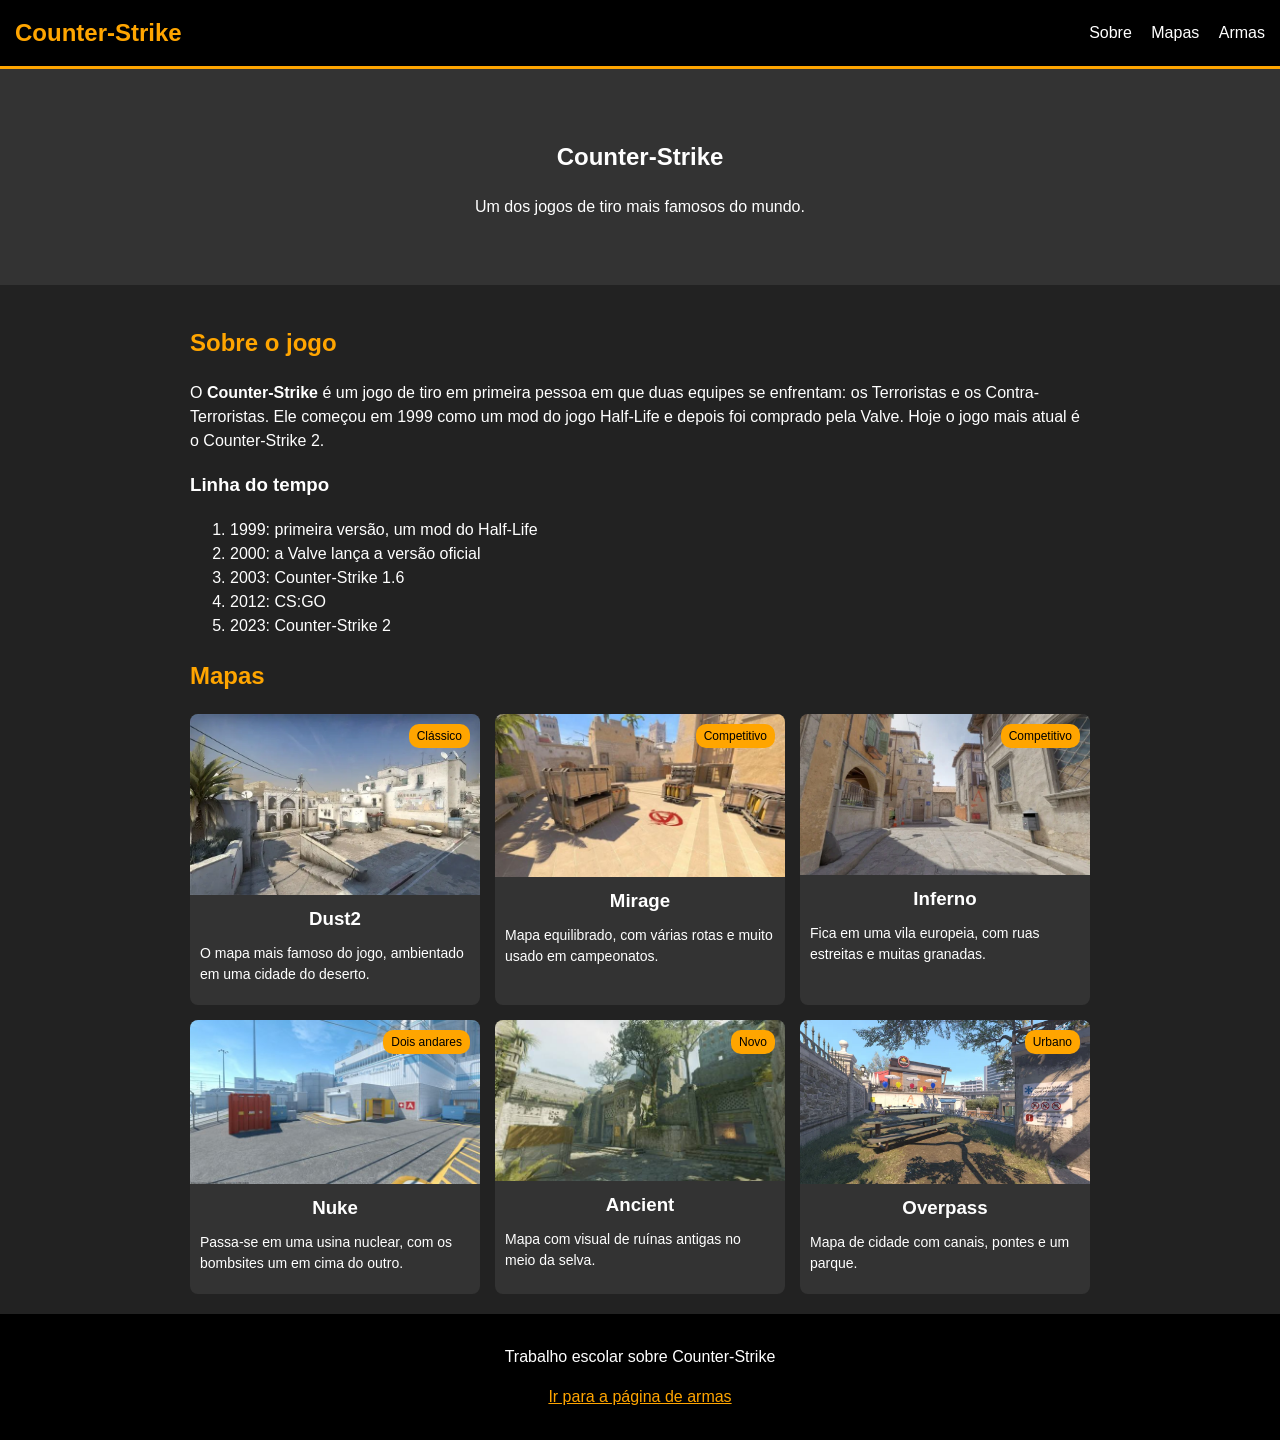
<file: index.html>
<!DOCTYPE html>
<html lang="pt-br">
<head>
    <!--
        Atividade 3 - HTML e CSS
        Aluno 1: Leonardo Cavazzana Ribeiro
        Aluno 2: Lucas Gongora Garcia Cid
    -->
    <meta charset="UTF-8">
    <meta name="viewport" content="width=device-width, initial-scale=1.0">
    <title>Counter-Strike</title>
    <link rel="stylesheet" href="style.css">
</head>

<body>

    <header>
        <h2>Counter-Strike</h2>
        <nav>
            <a href="#sobre">Sobre</a>
            <a href="#mapas">Mapas</a>
            <a href="armas.html">Armas</a>
        </nav>
    </header>

    <section class="banner">
        <h1>Counter-Strike</h1>
        <p>Um dos jogos de tiro mais famosos do mundo.</p>
    </section>

    <main>
        <section id="sobre">
            <h2>Sobre o jogo</h2>
            <p>
                O <strong>Counter-Strike</strong> é um jogo de tiro em primeira pessoa
                em que duas equipes se enfrentam: os Terroristas e os Contra-Terroristas.
                Ele começou em 1999 como um mod do jogo Half-Life e depois foi comprado
                pela Valve. Hoje o jogo mais atual é o Counter-Strike 2.
            </p>

            <h3>Linha do tempo</h3>
            <ol>
                <li>1999: primeira versão, um mod do Half-Life</li>
                <li>2000: a Valve lança a versão oficial</li>
                <li>2003: Counter-Strike 1.6</li>
                <li>2012: CS:GO</li>
                <li>2023: Counter-Strike 2</li>
            </ol>
        </section>

        <section id="mapas">
            <h2>Mapas</h2>

            <div class="grid">

                <article class="card">
                    <span>Clássico</span>
                    <img src="dust2.webp" alt="Mapa Dust2">
                    <h3>Dust2</h3>
                    <p>O mapa mais famoso do jogo, ambientado em uma cidade do deserto.</p>
                </article>

                <article class="card">
                    <span>Competitivo</span>
                    <img src="mirage.jpg" alt="Mapa Mirage">
                    <h3>Mirage</h3>
                    <p>Mapa equilibrado, com várias rotas e muito usado em campeonatos.</p>
                </article>

                <article class="card">
                    <span>Competitivo</span>
                    <img src="inferno.webp" alt="Mapa Inferno">
                    <h3>Inferno</h3>
                    <p>Fica em uma vila europeia, com ruas estreitas e muitas granadas.</p>
                </article>

                <article class="card">
                    <span>Dois andares</span>
                    <img src="nuke.jpeg" alt="Mapa Nuke">
                    <h3>Nuke</h3>
                    <p>Passa-se em uma usina nuclear, com os bombsites um em cima do outro.</p>
                </article>

                <article class="card">
                    <span>Novo</span>
                    <img src="ancient.jpg" alt="Mapa Ancient">
                    <h3>Ancient</h3>
                    <p>Mapa com visual de ruínas antigas no meio da selva.</p>
                </article>

                <article class="card">
                    <span>Urbano</span>
                    <img src="overpass.webp" alt="Mapa Overpass">
                    <h3>Overpass</h3>
                    <p>Mapa de cidade com canais, pontes e um parque.</p>
                </article>

            </div>
        </section>
    </main>

    <footer>
        <p>Trabalho escolar sobre Counter-Strike</p>
        <p><a href="armas.html">Ir para a página de armas</a></p>
    </footer>

</body>
</html>
</file>
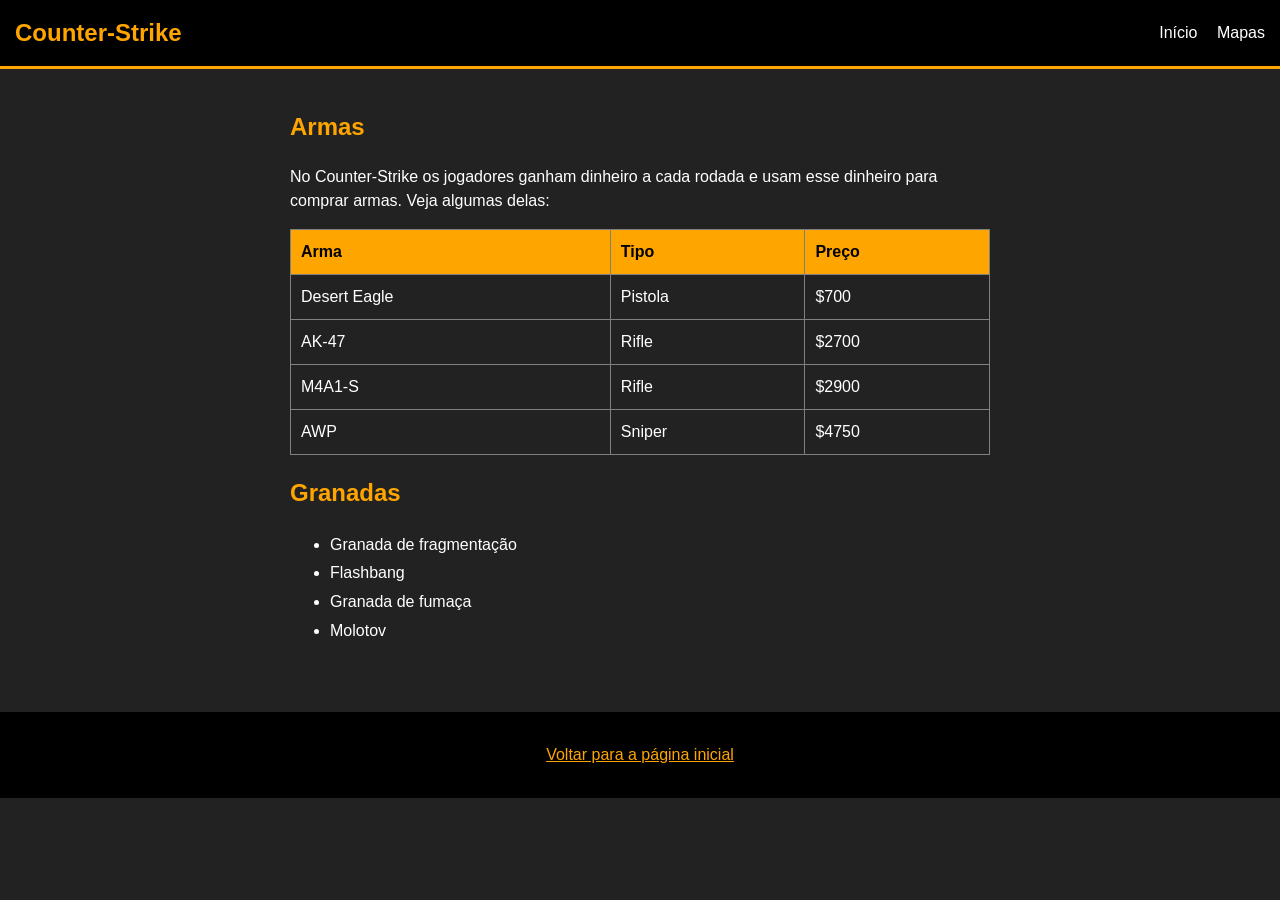
<file: armas.html>
<!DOCTYPE html>
<html lang="pt-br">
<head>
    <!--
        Atividade 3 - HTML e CSS (página secundária)
        Aluno 1: Leonardo Cavazzana Ribeiro
        Aluno 2: Lucas Gongora Garcia Cid
    -->
    <meta charset="UTF-8">
    <meta name="viewport" content="width=device-width, initial-scale=1.0">
    <title>Armas - Counter-Strike</title>
    <link rel="stylesheet" href="armas.css">
</head>

<body>

    <header>
        <h2>Counter-Strike</h2>
        <nav>
            <a href="index.html">Início</a>
            <a href="index.html#mapas">Mapas</a>
        </nav>
    </header>

    <main>
        <h2>Armas</h2>
        <p>
            No Counter-Strike os jogadores ganham dinheiro a cada rodada e usam
            esse dinheiro para comprar armas. Veja algumas delas:
        </p>

        <table>
            <tr>
                <th>Arma</th>
                <th>Tipo</th>
                <th>Preço</th>
            </tr>
            <tr>
                <td>Desert Eagle</td>
                <td>Pistola</td>
                <td>$700</td>
            </tr>
            <tr>
                <td>AK-47</td>
                <td>Rifle</td>
                <td>$2700</td>
            </tr>
            <tr>
                <td>M4A1-S</td>
                <td>Rifle</td>
                <td>$2900</td>
            </tr>
            <tr>
                <td>AWP</td>
                <td>Sniper</td>
                <td>$4750</td>
            </tr>
        </table>

        <h2>Granadas</h2>
        <ul>
            <li>Granada de fragmentação</li>
            <li>Flashbang</li>
            <li>Granada de fumaça</li>
            <li>Molotov</li>
        </ul>
    </main>

    <footer>
        <p><a href="index.html">Voltar para a página inicial</a></p>
    </footer>

</body>
</html>
</file>
<file: style.css>
body {
    font-family: Arial, sans-serif;
    background-color: #222;
    color: white;
    margin: 0;
    line-height: 1.5;
}

header {
    position: sticky;
    top: 0;
    z-index: 10;
    background-color: black;
    padding: 15px;
    display: flex;
    justify-content: space-between;
    align-items: center;
    border-bottom: 3px solid orange;
}

header h2 {
    margin: 0;
}

header a {
    color: white;
    margin-left: 15px;
    text-decoration: none;
}

header a:hover {
    color: orange;
}

.banner {
    text-align: center;
    padding: 50px;
    background-color: #333;
}

.banner h1 {
    animation: descer 2s;
}

main {
    width: 900px;
    margin: auto;
    padding: 20px;
}

h2 {
    color: orange;
}

.grid {
    display: grid;
    grid-template-columns: 1fr 1fr 1fr;
    gap: 15px;
}

.card {
    position: relative;
    background-color: #333;
    border-radius: 8px;
    overflow: hidden;
    padding-bottom: 10px;
    transition: 0.3s;
    animation: entrada 2s;
}

.card:hover {
    background-color: #555;
    transform: scale(1.03);
}

.card img {
    display: block;
    width: 100%;
    height: auto;
}

.card span {
    position: absolute;
    top: 10px;
    right: 10px;
    background-color: orange;
    color: black;
    padding: 3px 8px;
    border-radius: 10px;
    font-size: 12px;
    animation: pulsar 2s infinite;
}

.card h3 {
    margin: 10px;
    text-align: center;
}

.card p {
    margin: 10px;
    font-size: 14px;
}

footer {
    background-color: black;
    text-align: center;
    padding: 15px;
}

footer a {
    color: orange;
}

@keyframes entrada {
    from {
        opacity: 0;
    }
    to {
        opacity: 1;
    }
}

@keyframes descer {
    from {
        transform: translateY(-40px);
        opacity: 0;
    }
    to {
        transform: translateY(0);
        opacity: 1;
    }
}

@keyframes pulsar {
    0% {
        transform: scale(1);
    }
    50% {
        transform: scale(1.15);
    }
    100% {
        transform: scale(1);
    }
}

@media (max-width: 900px) {
    main {
        width: auto;
    }

    .grid {
        grid-template-columns: 1fr 1fr;
    }
}

@media (max-width: 600px) {
    .grid {
        grid-template-columns: 1fr;
    }

    header {
        display: block;
        text-align: center;
    }

    header a {
        margin: 0 8px;
    }
}
</file>
<file: armas.css>
body {
    font-family: Arial, sans-serif;
    background-color: #222;
    color: white;
    margin: 0;
    line-height: 1.5;
}

header {
    background-color: black;
    padding: 15px;
    display: flex;
    justify-content: space-between;
    align-items: center;
    border-bottom: 3px solid orange;
}

header h2 {
    margin: 0;
}

header a {
    color: white;
    margin-left: 15px;
    text-decoration: none;
}

header a:hover {
    color: orange;
}

main {
    width: 700px;
    margin: auto;
    padding: 20px;
}

h2 {
    color: orange;
}

table {
    width: 100%;
    border-collapse: collapse;
}

th, td {
    padding: 10px;
    border: 1px solid gray;
    text-align: left;
}

th {
    background-color: orange;
    color: black;
}

tr:hover {
    background-color: #444;
}

ul {
    line-height: 1.8;
}

footer {
    background-color: black;
    text-align: center;
    padding: 15px;
    margin-top: 30px;
}

footer a {
    color: orange;
}

@media (max-width: 800px) {
    main {
        width: auto;
    }
}

@media (max-width: 600px) {
    header {
        display: block;
        text-align: center;
    }

    header a {
        margin: 0 8px;
    }

    th, td {
        padding: 5px;
        font-size: 14px;
    }
}
</file>
